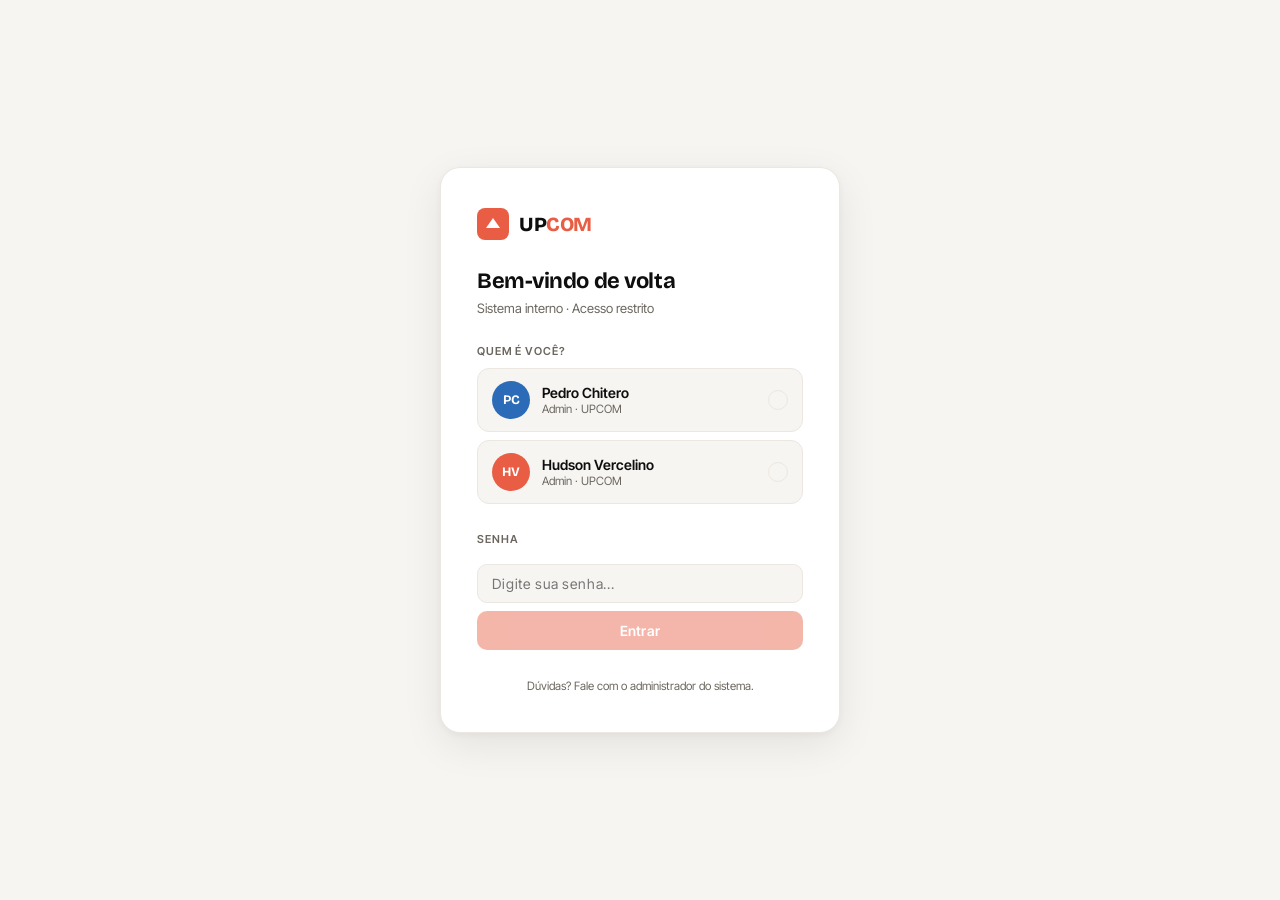
<file: login.html>
<!doctype html>
<html lang="pt-BR">
<head>
<meta charset="utf-8" />
<meta name="viewport" content="width=device-width, initial-scale=1" />
<title>UPCOM · Login</title>
<link rel="preconnect" href="https://fonts.googleapis.com" />
<link rel="preconnect" href="https://fonts.gstatic.com" crossorigin />
<link href="https://fonts.googleapis.com/css2?family=Bricolage+Grotesque:wght@600;700;800&family=Inter+Tight:wght@400;500;600&display=swap" rel="stylesheet" />
<style>
  *, *::before, *::after { box-sizing: border-box; margin: 0; padding: 0; }

  :root {
    --coral: #E85D44;
    --coral-dark: #C94A33;
    --coral-light: #FFE4DD;
    --ink: #0E0E0E;
    --muted: #6B6760;
    --border: #ECE7E0;
    --surface: #FFFFFF;
    --bg: #F7F5F2;
    --font-sans: "Inter Tight", -apple-system, sans-serif;
    --font-display: "Bricolage Grotesque", "Inter Tight", sans-serif;
  }

  html, body {
    height: 100%;
    font-family: var(--font-sans);
    background: var(--bg);
    color: var(--ink);
    -webkit-font-smoothing: antialiased;
  }

  .wrap {
    min-height: 100vh;
    display: grid;
    place-items: center;
    padding: 24px;
  }

  .card {
    background: var(--surface);
    border: 1px solid var(--border);
    border-radius: 20px;
    padding: 40px 36px 36px;
    width: 100%;
    max-width: 400px;
    box-shadow: 0 12px 40px rgba(14,14,14,0.08), 0 2px 6px rgba(14,14,14,0.04);
    display: flex;
    flex-direction: column;
    gap: 28px;
  }

  .brand {
    display: flex;
    align-items: center;
    gap: 10px;
  }
  .brand-mark {
    width: 32px; height: 32px;
    background: var(--coral);
    border-radius: 8px;
    display: grid; place-items: center;
    position: relative;
    flex-shrink: 0;
  }
  .brand-mark::after {
    content: "";
    width: 0; height: 0;
    border-left: 7px solid transparent;
    border-right: 7px solid transparent;
    border-bottom: 10px solid #fff;
    transform: translateY(-1px);
  }
  .brand-text {
    font-family: var(--font-display);
    font-weight: 800;
    font-size: 20px;
    letter-spacing: -0.02em;
    color: var(--ink);
  }
  .brand-text em { font-style: normal; color: var(--coral); }

  .header { display: flex; flex-direction: column; gap: 6px; }
  .title {
    font-family: var(--font-display);
    font-size: 22px;
    font-weight: 700;
    letter-spacing: -0.02em;
    color: var(--ink);
  }
  .subtitle { font-size: 13px; color: var(--muted); }

  .section-label {
    font-size: 11px;
    font-weight: 600;
    text-transform: uppercase;
    letter-spacing: 0.08em;
    color: var(--muted);
    margin-bottom: 10px;
  }

  .users { display: flex; flex-direction: column; gap: 8px; }

  .user-card {
    display: flex;
    align-items: center;
    gap: 12px;
    padding: 12px 14px;
    border: 1.5px solid var(--border);
    border-radius: 12px;
    background: var(--bg);
    cursor: pointer;
    transition: all 140ms;
    text-align: left;
    font-family: var(--font-sans);
    width: 100%;
  }
  .user-card:hover { border-color: #D9D2C8; background: #fff; }
  .user-card.active {
    border-color: var(--coral);
    background: #FFF5F2;
    box-shadow: 0 0 0 3px rgba(232,93,68,0.12);
  }

  .user-av {
    width: 38px; height: 38px;
    border-radius: 50%;
    color: #fff;
    font-weight: 700;
    font-size: 13px;
    display: grid; place-items: center;
    flex-shrink: 0;
    font-family: var(--font-display);
  }
  .user-info { display: flex; flex-direction: column; gap: 1px; }
  .user-name { font-size: 14px; font-weight: 600; color: var(--ink); }
  .user-role { font-size: 11.5px; color: var(--muted); }

  .user-check {
    margin-left: auto;
    width: 20px; height: 20px;
    border-radius: 50%;
    border: 1.5px solid var(--border);
    background: transparent;
    display: grid; place-items: center;
    flex-shrink: 0;
    transition: all 140ms;
  }
  .user-card.active .user-check {
    background: var(--coral);
    border-color: var(--coral);
  }
  .user-check::after {
    content: "";
    width: 5px; height: 3px;
    border-left: 1.5px solid #fff;
    border-bottom: 1.5px solid #fff;
    transform: rotate(-45deg) translateY(-1px);
    opacity: 0;
    transition: opacity 100ms;
  }
  .user-card.active .user-check::after { opacity: 1; }

  .pw-block { display: flex; flex-direction: column; gap: 8px; }

  .pw-input {
    width: 100%;
    padding: 10px 14px;
    border: 1.5px solid var(--border);
    border-radius: 10px;
    font-size: 14px;
    font-family: var(--font-sans);
    outline: none;
    background: var(--bg);
    color: var(--ink);
    transition: border-color 140ms, box-shadow 140ms;
    letter-spacing: 0.06em;
  }
  .pw-input:focus {
    border-color: var(--coral);
    box-shadow: 0 0 0 3px rgba(232,93,68,0.12);
    background: #fff;
  }
  .pw-input.error { border-color: #C2392E; box-shadow: 0 0 0 3px rgba(194,57,46,0.12); }

  @keyframes shake {
    0%,100%{transform:translateX(0)}
    20%{transform:translateX(-6px)}
    40%{transform:translateX(6px)}
    60%{transform:translateX(-4px)}
    80%{transform:translateX(4px)}
  }
  .pw-input.shake { animation: shake 0.4s ease; }

  .btn-login {
    width: 100%;
    padding: 11px;
    background: var(--coral);
    color: #fff;
    border: none;
    border-radius: 10px;
    font-size: 14px;
    font-weight: 600;
    font-family: var(--font-sans);
    cursor: pointer;
    transition: background 140ms, opacity 140ms;
    letter-spacing: 0.01em;
  }
  .btn-login:hover { background: var(--coral-dark); }
  .btn-login:disabled { opacity: 0.45; cursor: default; }

  .error-msg {
    font-size: 12.5px;
    color: #C2392E;
    font-weight: 500;
    display: none;
    text-align: center;
  }
  .error-msg.visible { display: block; }

  .footer-note {
    font-size: 11.5px;
    color: var(--muted);
    text-align: center;
    line-height: 1.5;
  }
</style>
</head>
<body>
<div class="wrap">
  <div class="card">

    <div class="brand">
      <div class="brand-mark"></div>
      <div class="brand-text">UP<em>COM</em></div>
    </div>

    <div class="header">
      <div class="title">Bem-vindo de volta</div>
      <div class="subtitle">Sistema interno · Acesso restrito</div>
    </div>

    <div>
      <div class="section-label">Quem é você?</div>
      <div class="users">
        <button class="user-card" id="card-pc" onclick="selectUser('pc')">
          <div class="user-av" style="background:#2C6BB8">PC</div>
          <div class="user-info">
            <div class="user-name">Pedro Chitero</div>
            <div class="user-role">Admin · UPCOM</div>
          </div>
          <div class="user-check"></div>
        </button>
        <button class="user-card" id="card-hv" onclick="selectUser('hv')">
          <div class="user-av" style="background:#E85D44">HV</div>
          <div class="user-info">
            <div class="user-name">Hudson Vercelino</div>
            <div class="user-role">Admin · UPCOM</div>
          </div>
          <div class="user-check"></div>
        </button>
      </div>
    </div>

    <div class="pw-block">
      <div class="section-label">Senha</div>
      <input type="password" class="pw-input" id="pw-input" placeholder="Digite sua senha..." onkeydown="if(event.key==='Enter') doLogin()" />
      <button class="btn-login" id="btn-login" onclick="doLogin()" disabled>Entrar</button>
      <div class="error-msg" id="error-msg">Senha incorreta. Tente novamente.</div>
    </div>

    <div class="footer-note">
      Dúvidas? Fale com o administrador do sistema.
    </div>

  </div>
</div>

<script>
  // ─── Usuários e senhas ───────────────────────────────────────────────────────
  // Para alterar uma senha, edite o campo "password" do usuário correspondente.
  const USERS = {
    pc: { name: "Pedro Chitero",    initials: "PC", role: "Admin · UPCOM", color: "#2C6BB8", password: "pedro123"  },
    hv: { name: "Hudson Vercelino", initials: "HV", role: "Admin · UPCOM", color: "#E85D44", password: "hudson123" },
  };
  // ────────────────────────────────────────────────────────────────────────────

  // Se já estiver logado, vai direto pro dashboard
  try {
    const s = JSON.parse(localStorage.getItem('upcom_session'));
    if (s && USERS[s.user]) window.location.replace('dashboard.html');
  } catch(e) {}

  let selectedUser = null;

  function selectUser(id) {
    selectedUser = id;
    document.querySelectorAll('.user-card').forEach(c => c.classList.remove('active'));
    document.getElementById('card-' + id).classList.add('active');
    document.getElementById('error-msg').classList.remove('visible');
    document.getElementById('pw-input').classList.remove('error');
    document.getElementById('btn-login').disabled = false;
    document.getElementById('pw-input').focus();
  }

  function doLogin() {
    if (!selectedUser) return;
    const pw = document.getElementById('pw-input').value;
    const user = USERS[selectedUser];

    if (pw === user.password) {
      localStorage.setItem('upcom_session', JSON.stringify({
        user: selectedUser,
        name: user.name,
        initials: user.initials,
        role: user.role,
        color: user.color,
      }));
      window.location.replace('dashboard.html');
    } else {
      const input = document.getElementById('pw-input');
      input.value = '';
      input.classList.add('error', 'shake');
      document.getElementById('error-msg').classList.add('visible');
      setTimeout(() => input.classList.remove('shake'), 400);
      input.focus();
    }
  }
</script>
</body>
</html>
</file>
